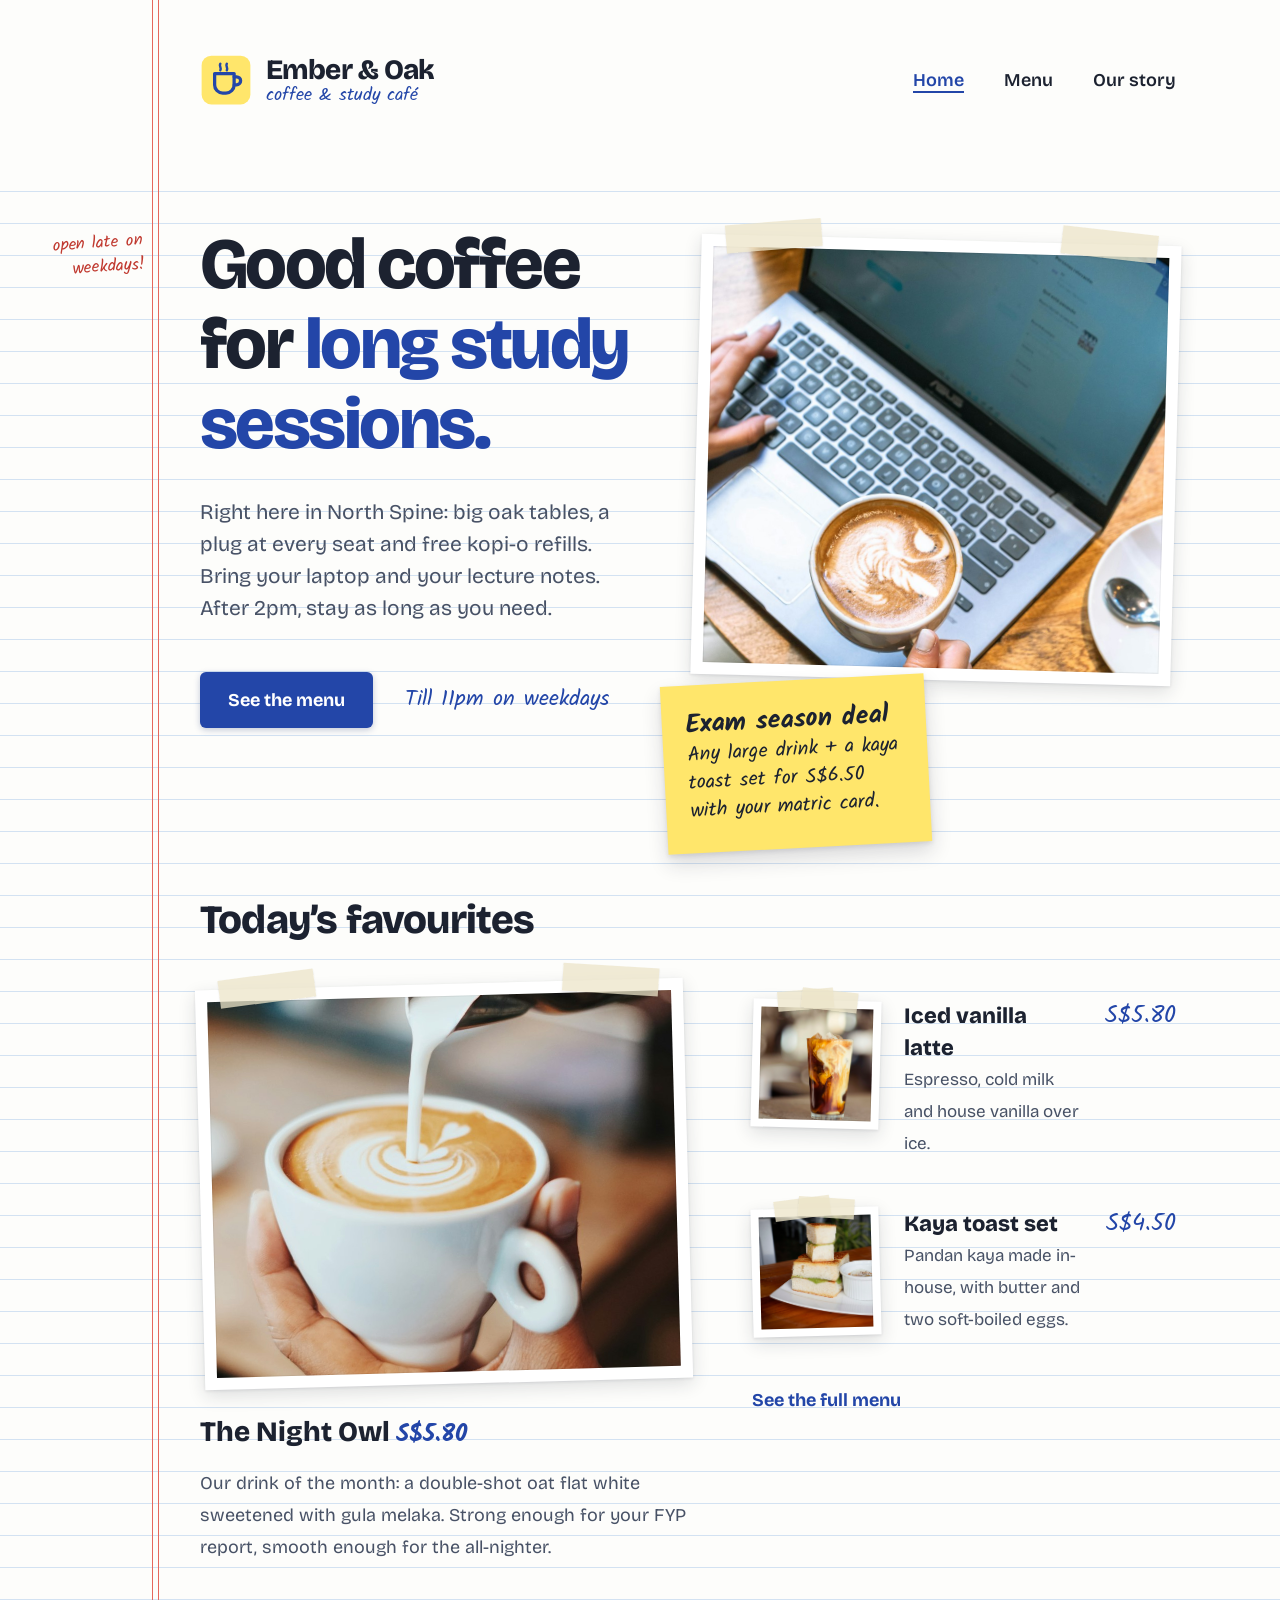
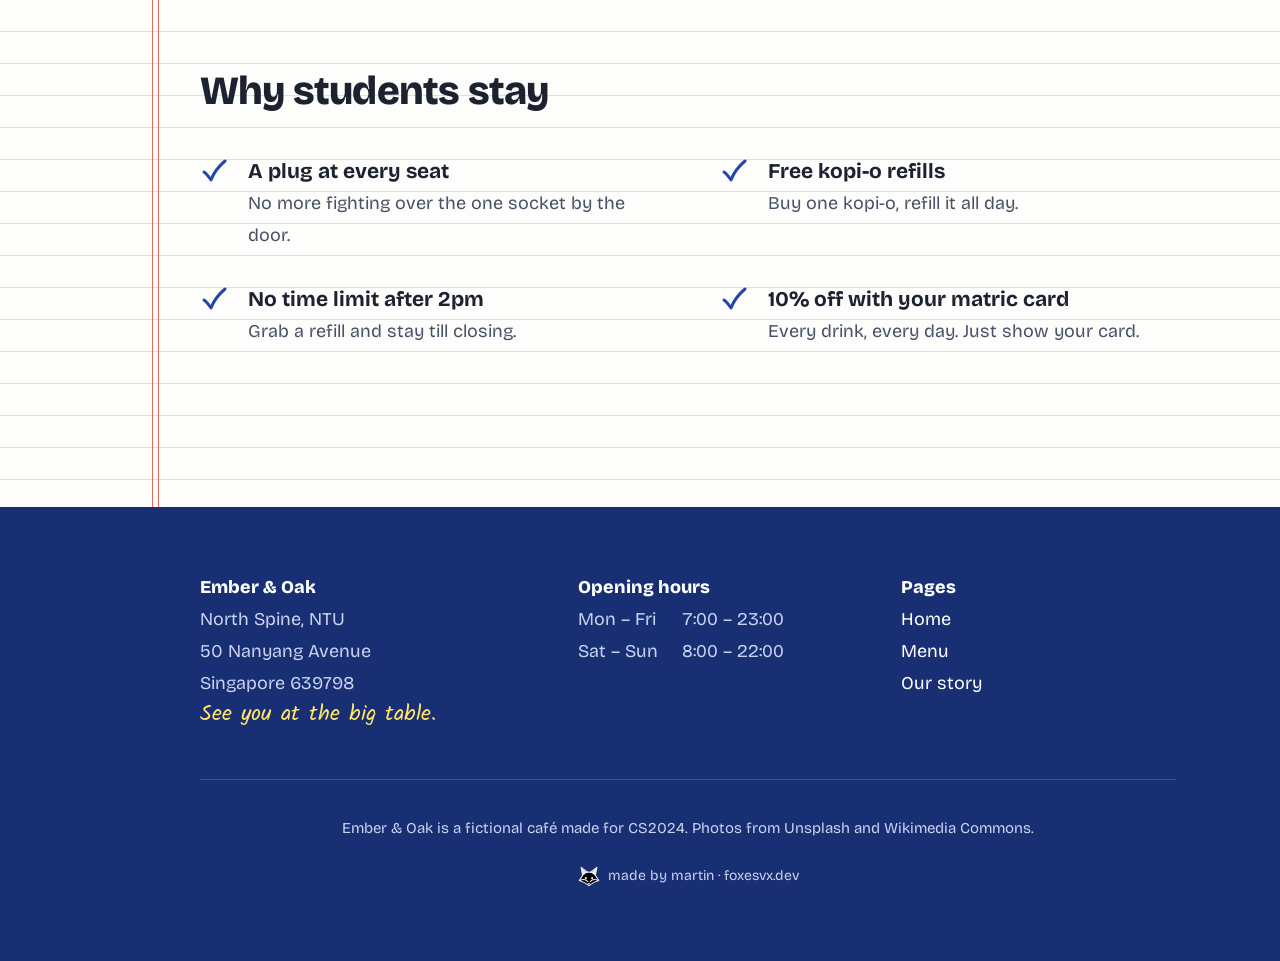
<file: index.html>
<!DOCTYPE html>
<html lang="en">
<head>
  <meta charset="UTF-8">
  <title>Ember &amp; Oak | Study café</title>
  <meta name="description" content="Ember & Oak is a student café at North Spine, NTU Singapore, made for long study sessions: big tables, a plug at every seat and free kopi-o refills.">
  <link rel="icon" href="images/favicon.svg" type="image/svg+xml">
  <link rel="icon" href="images/favicon.png" type="image/png">
  <link rel="preconnect" href="https://fonts.googleapis.com">
  <link rel="preconnect" href="https://fonts.gstatic.com" crossorigin>
  <link href="https://fonts.googleapis.com/css2?family=Bricolage+Grotesque:opsz,wght@12..96,400;12..96,600;12..96,700;12..96,800&family=Kalam:wght@400;700&display=swap" rel="stylesheet">
  <link rel="stylesheet" href="css/style.css">
</head>
<body>

  <header class="sheet site-header">
    <a class="logo" href="index.html">
      <img src="images/favicon.svg" alt="">
      <span>
        <span class="logo-name">Ember &amp; Oak</span>
        <span class="logo-tag">coffee &amp; study café</span>
      </span>
    </a>
    <nav class="site-nav" aria-label="Main">
      <ul>
        <li><a class="pen-link" href="index.html" aria-current="page">Home</a></li>
        <li><a class="pen-link" href="menu.html">Menu</a></li>
        <li><a class="pen-link" href="story.html">Our story</a></li>
      </ul>
    </nav>
  </header>

  <main>
    <section class="sheet hero">
      <span class="margin-note" style="top: 72px;">open late on weekdays!</span>
      <div>
        <h1>Good coffee for <em>long study sessions.</em></h1>
        <p class="hero-lead">Right here in North Spine: big oak tables, a plug at every seat and free kopi-o refills. Bring your laptop and your lecture notes. After 2pm, stay as long as you need.</p>
        <div class="hero-actions">
          <a class="btn" href="menu.html">See the menu</a>
          <span class="hand">Till 11pm on weekdays</span>
        </div>
      </div>
      <div class="hero-photo">
        <figure class="taped tilt-right">
          <img src="images/hero-latte-laptop.jpg" alt="A latte held over an open laptop on a wooden café table">
        </figure>
        <aside class="sticky" aria-label="Promotion">
          <strong>Exam season deal</strong>
          Any large drink + a kaya toast set for S$6.50 with your matric card.
        </aside>
      </div>
    </section>

    <section class="sheet favourites" aria-labelledby="fav-title">
      <h2 class="section-title" id="fav-title">Today’s favourites</h2>
      <div class="favourites-grid">
        <article class="feature">
          <figure class="taped tilt-left">
            <img src="images/latte-pour.jpg" alt="Barista pouring milk into a latte, making a leaf pattern">
          </figure>
          <h3>The Night Owl <span class="price">S$5.80</span></h3>
          <p>Our drink of the month: a double-shot oat flat white sweetened with gula melaka. Strong enough for your FYP report, smooth enough for the all-nighter.</p>
        </article>

        <div>
          <ul class="pick-list">
            <li>
              <figure class="taped tilt-right"><img src="images/iced-latte.jpg" alt="Iced latte in a tall glass"></figure>
              <div>
                <h3>Iced vanilla latte</h3>
                <p>Espresso, cold milk and house vanilla over ice.</p>
              </div>
              <span class="price">S$5.80</span>
            </li>
            <li>
              <figure class="taped tilt-left"><img src="images/kaya-toast.jpg" alt="Stacked pandan kaya toast with a soft-boiled egg on the side"></figure>
              <div>
                <h3>Kaya toast set</h3>
                <p>Pandan kaya made in-house, with butter and two soft-boiled eggs.</p>
              </div>
              <span class="price">S$4.50</span>
            </li>
          </ul>
          <a class="more-link pen-link" href="menu.html">See the full menu</a>
        </div>
      </div>
    </section>

    <section class="sheet reasons" aria-labelledby="why-title">
      <h2 class="section-title" id="why-title">Why students stay</h2>
      <ul class="ticks">
        <li><strong>A plug at every seat</strong><span>No more fighting over the one socket by the door.</span></li>
        <li><strong>Free kopi-o refills</strong><span>Buy one kopi-o, refill it all day.</span></li>
        <li><strong>No time limit after 2pm</strong><span>Grab a refill and stay till closing.</span></li>
        <li><strong>10% off with your matric card</strong><span>Every drink, every day. Just show your card.</span></li>
      </ul>
    </section>
  </main>

  <footer class="site-footer">
    <div class="sheet">
      <div>
        <h2>Ember &amp; Oak</h2>
        <p>North Spine, NTU<br>50 Nanyang Avenue<br>Singapore 639798</p>
        <p class="hand">See you at the big table.</p>
      </div>
      <div>
        <h2>Opening hours</h2>
        <dl class="hours">
          <dt>Mon – Fri</dt><dd>7:00 – 23:00</dd>
          <dt>Sat – Sun</dt><dd>8:00 – 22:00</dd>
        </dl>
      </div>
      <div>
        <h2>Pages</h2>
        <ul>
          <li><a class="pen-link" href="index.html">Home</a></li>
          <li><a class="pen-link" href="menu.html">Menu</a></li>
          <li><a class="pen-link" href="story.html">Our story</a></li>
        </ul>
      </div>
      <p class="footer-small">Ember &amp; Oak is a fictional café made for CS2024. Photos from Unsplash and Wikimedia Commons.</p>
      <p class="site-foot"><a href="https://foxesvx.dev"><img src="images/fox-head.svg" alt="" width="22" height="21"> made by martin · foxesvx.dev</a></p>
    </div>
  </footer>

</body>
</html>
</file>
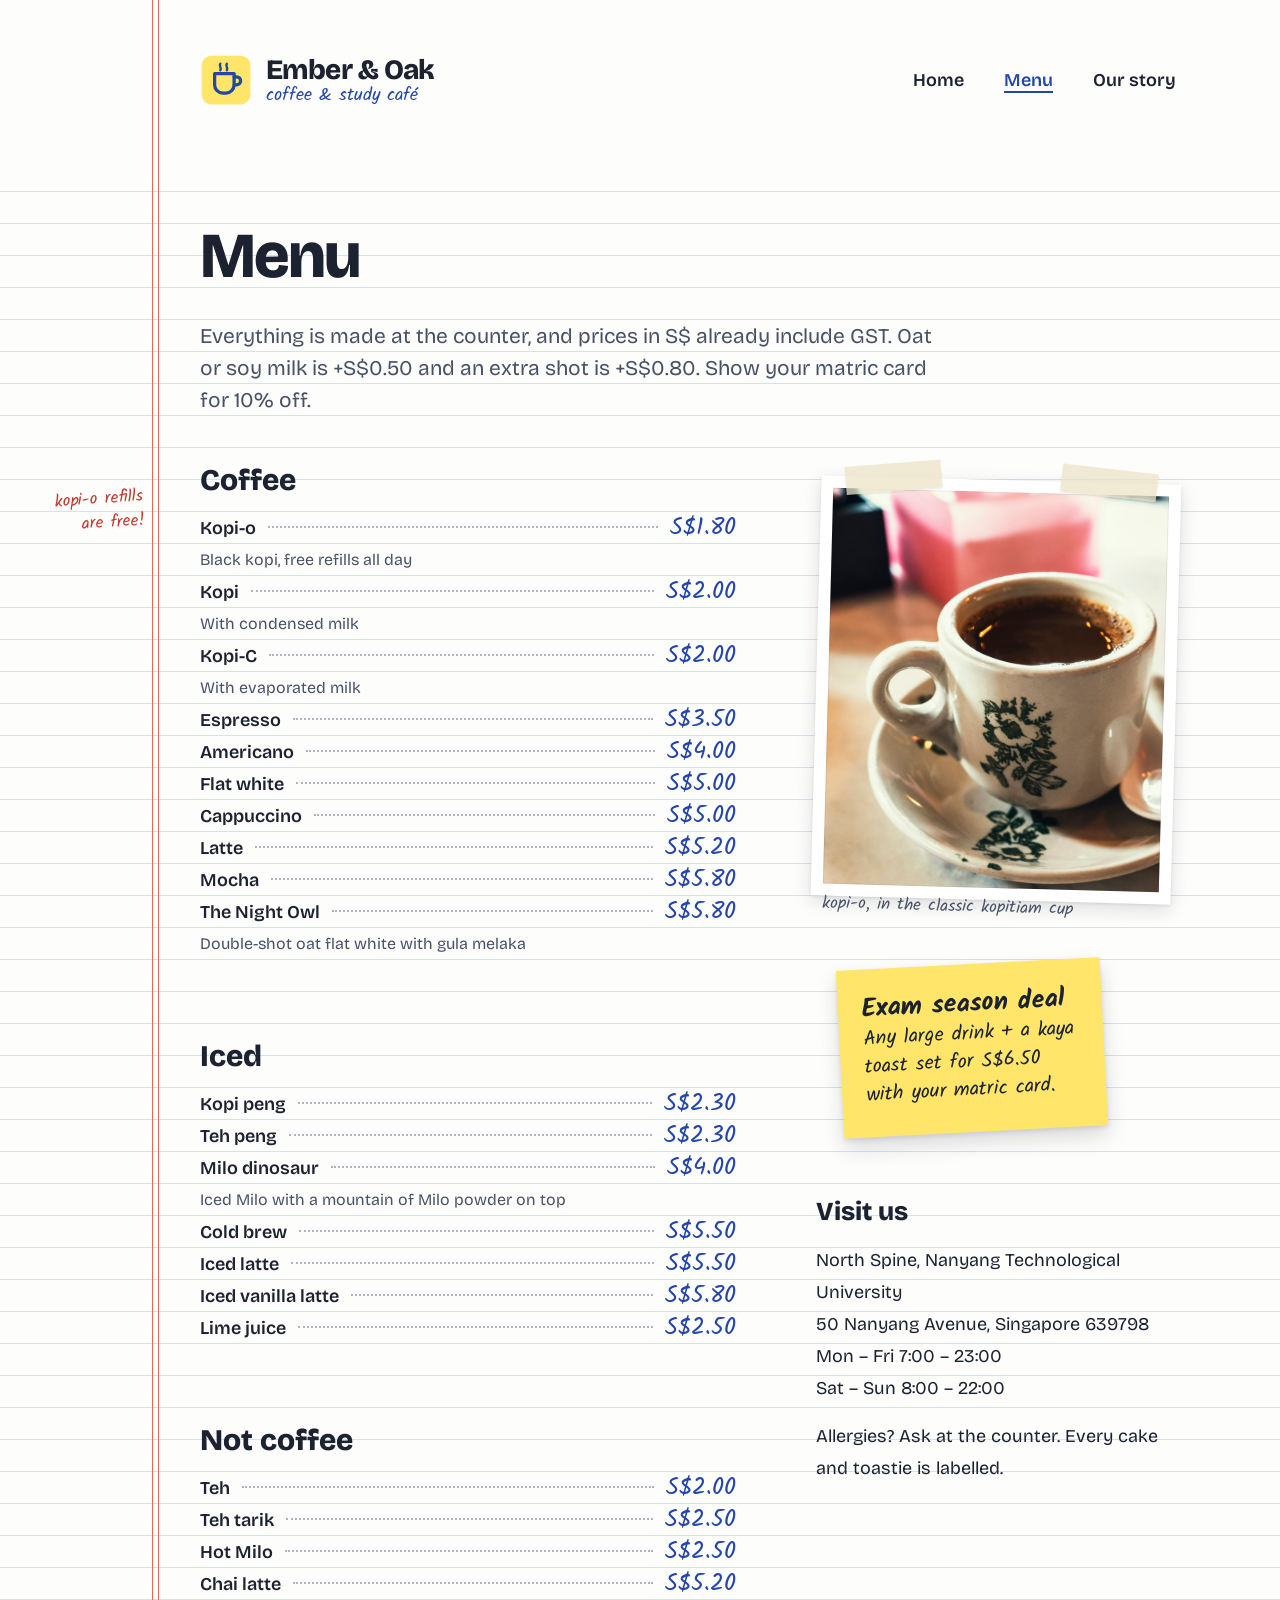
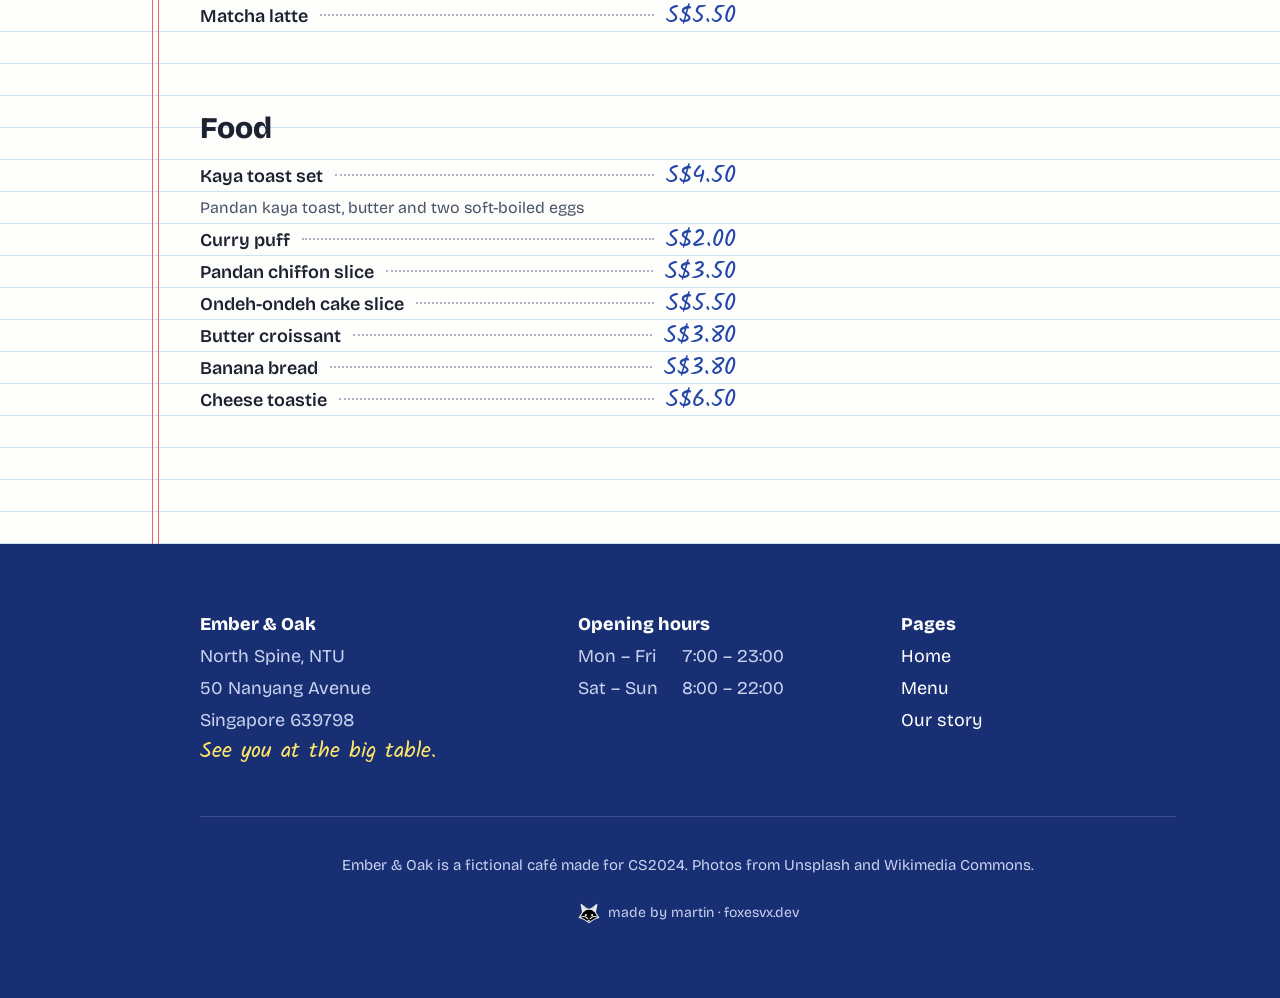
<file: menu.html>
<!DOCTYPE html>
<html lang="en">
<head>
  <meta charset="UTF-8">
  <title>Menu | Ember &amp; Oak</title>
  <meta name="description" content="Kopi, coffee, tea, iced drinks and food at Ember & Oak, North Spine NTU, with prices in S$.">
  <link rel="icon" href="images/favicon.svg" type="image/svg+xml">
  <link rel="icon" href="images/favicon.png" type="image/png">
  <link rel="preconnect" href="https://fonts.googleapis.com">
  <link rel="preconnect" href="https://fonts.gstatic.com" crossorigin>
  <link href="https://fonts.googleapis.com/css2?family=Bricolage+Grotesque:opsz,wght@12..96,400;12..96,600;12..96,700;12..96,800&family=Kalam:wght@400;700&display=swap" rel="stylesheet">
  <link rel="stylesheet" href="css/style.css">
</head>
<body>

  <header class="sheet site-header">
    <a class="logo" href="index.html">
      <img src="images/favicon.svg" alt="">
      <span>
        <span class="logo-name">Ember &amp; Oak</span>
        <span class="logo-tag">coffee &amp; study café</span>
      </span>
    </a>
    <nav class="site-nav" aria-label="Main">
      <ul>
        <li><a class="pen-link" href="index.html">Home</a></li>
        <li><a class="pen-link" href="menu.html" aria-current="page">Menu</a></li>
        <li><a class="pen-link" href="story.html">Our story</a></li>
      </ul>
    </nav>
  </header>

  <main>
    <section class="sheet page-head">
      <h1>Menu</h1>
      <p>Everything is made at the counter, and prices in S$ already include GST. Oat or soy milk is +S$0.50 and an extra shot is +S$0.80. Show your matric card for 10% off.</p>
    </section>

    <div class="sheet menu-layout">
      <span class="margin-note" style="top: 40px;">kopi-o refills are free!</span>
      <div>
        <section class="menu-section" aria-labelledby="m-coffee">
          <h2 id="m-coffee">Coffee</h2>
          <dl class="menu-list">
            <div class="menu-item"><dt>Kopi-o</dt><dd class="price">S$1.80</dd></div>
            <p class="menu-desc">Black kopi, free refills all day</p>
            <div class="menu-item"><dt>Kopi</dt><dd class="price">S$2.00</dd></div>
            <p class="menu-desc">With condensed milk</p>
            <div class="menu-item"><dt>Kopi-C</dt><dd class="price">S$2.00</dd></div>
            <p class="menu-desc">With evaporated milk</p>
            <div class="menu-item"><dt>Espresso</dt><dd class="price">S$3.50</dd></div>
            <div class="menu-item"><dt>Americano</dt><dd class="price">S$4.00</dd></div>
            <div class="menu-item"><dt>Flat white</dt><dd class="price">S$5.00</dd></div>
            <div class="menu-item"><dt>Cappuccino</dt><dd class="price">S$5.00</dd></div>
            <div class="menu-item"><dt>Latte</dt><dd class="price">S$5.20</dd></div>
            <div class="menu-item"><dt>Mocha</dt><dd class="price">S$5.80</dd></div>
            <div class="menu-item"><dt>The Night Owl</dt><dd class="price">S$5.80</dd></div>
            <p class="menu-desc">Double-shot oat flat white with gula melaka</p>
          </dl>
        </section>

        <section class="menu-section" aria-labelledby="m-iced">
          <h2 id="m-iced">Iced</h2>
          <dl class="menu-list">
            <div class="menu-item"><dt>Kopi peng</dt><dd class="price">S$2.30</dd></div>
            <div class="menu-item"><dt>Teh peng</dt><dd class="price">S$2.30</dd></div>
            <div class="menu-item"><dt>Milo dinosaur</dt><dd class="price">S$4.00</dd></div>
            <p class="menu-desc">Iced Milo with a mountain of Milo powder on top</p>
            <div class="menu-item"><dt>Cold brew</dt><dd class="price">S$5.50</dd></div>
            <div class="menu-item"><dt>Iced latte</dt><dd class="price">S$5.50</dd></div>
            <div class="menu-item"><dt>Iced vanilla latte</dt><dd class="price">S$5.80</dd></div>
            <div class="menu-item"><dt>Lime juice</dt><dd class="price">S$2.50</dd></div>
          </dl>
        </section>

        <section class="menu-section" aria-labelledby="m-tea">
          <h2 id="m-tea">Not coffee</h2>
          <dl class="menu-list">
            <div class="menu-item"><dt>Teh</dt><dd class="price">S$2.00</dd></div>
            <div class="menu-item"><dt>Teh tarik</dt><dd class="price">S$2.50</dd></div>
            <div class="menu-item"><dt>Hot Milo</dt><dd class="price">S$2.50</dd></div>
            <div class="menu-item"><dt>Chai latte</dt><dd class="price">S$5.20</dd></div>
            <div class="menu-item"><dt>Matcha latte</dt><dd class="price">S$5.50</dd></div>
          </dl>
        </section>

        <section class="menu-section" aria-labelledby="m-food">
          <h2 id="m-food">Food</h2>
          <dl class="menu-list">
            <div class="menu-item"><dt>Kaya toast set</dt><dd class="price">S$4.50</dd></div>
            <p class="menu-desc">Pandan kaya toast, butter and two soft-boiled eggs</p>
            <div class="menu-item"><dt>Curry puff</dt><dd class="price">S$2.00</dd></div>
            <div class="menu-item"><dt>Pandan chiffon slice</dt><dd class="price">S$3.50</dd></div>
            <div class="menu-item"><dt>Ondeh-ondeh cake slice</dt><dd class="price">S$5.50</dd></div>
            <div class="menu-item"><dt>Butter croissant</dt><dd class="price">S$3.80</dd></div>
            <div class="menu-item"><dt>Banana bread</dt><dd class="price">S$3.80</dd></div>
            <div class="menu-item"><dt>Cheese toastie</dt><dd class="price">S$6.50</dd></div>
          </dl>
        </section>
      </div>

      <aside class="menu-side">
        <figure class="taped tilt-right">
          <img src="images/kopi.jpg" alt="Kopi in a white cup with a green floral pattern, kopitiam style">
          <figcaption>kopi-o, in the classic kopitiam cup</figcaption>
        </figure>
        <div class="sticky">
          <strong>Exam season deal</strong>
          Any large drink + a kaya toast set for S$6.50 with your matric card.
        </div>
        <div class="visit">
          <h2>Visit us</h2>
          <p>North Spine, Nanyang Technological University<br>50 Nanyang Avenue, Singapore 639798<br>
          Mon – Fri 7:00 – 23:00<br>
          Sat – Sun 8:00 – 22:00</p>
          <p>Allergies? Ask at the counter. Every cake and toastie is labelled.</p>
        </div>
      </aside>
    </div>
  </main>

  <footer class="site-footer">
    <div class="sheet">
      <div>
        <h2>Ember &amp; Oak</h2>
        <p>North Spine, NTU<br>50 Nanyang Avenue<br>Singapore 639798</p>
        <p class="hand">See you at the big table.</p>
      </div>
      <div>
        <h2>Opening hours</h2>
        <dl class="hours">
          <dt>Mon – Fri</dt><dd>7:00 – 23:00</dd>
          <dt>Sat – Sun</dt><dd>8:00 – 22:00</dd>
        </dl>
      </div>
      <div>
        <h2>Pages</h2>
        <ul>
          <li><a class="pen-link" href="index.html">Home</a></li>
          <li><a class="pen-link" href="menu.html">Menu</a></li>
          <li><a class="pen-link" href="story.html">Our story</a></li>
        </ul>
      </div>
      <p class="footer-small">Ember &amp; Oak is a fictional café made for CS2024. Photos from Unsplash and Wikimedia Commons.</p>
      <p class="site-foot"><a href="https://foxesvx.dev"><img src="images/fox-head.svg" alt="" width="22" height="21"> made by martin · foxesvx.dev</a></p>
    </div>
  </footer>

</body>
</html>
</file>
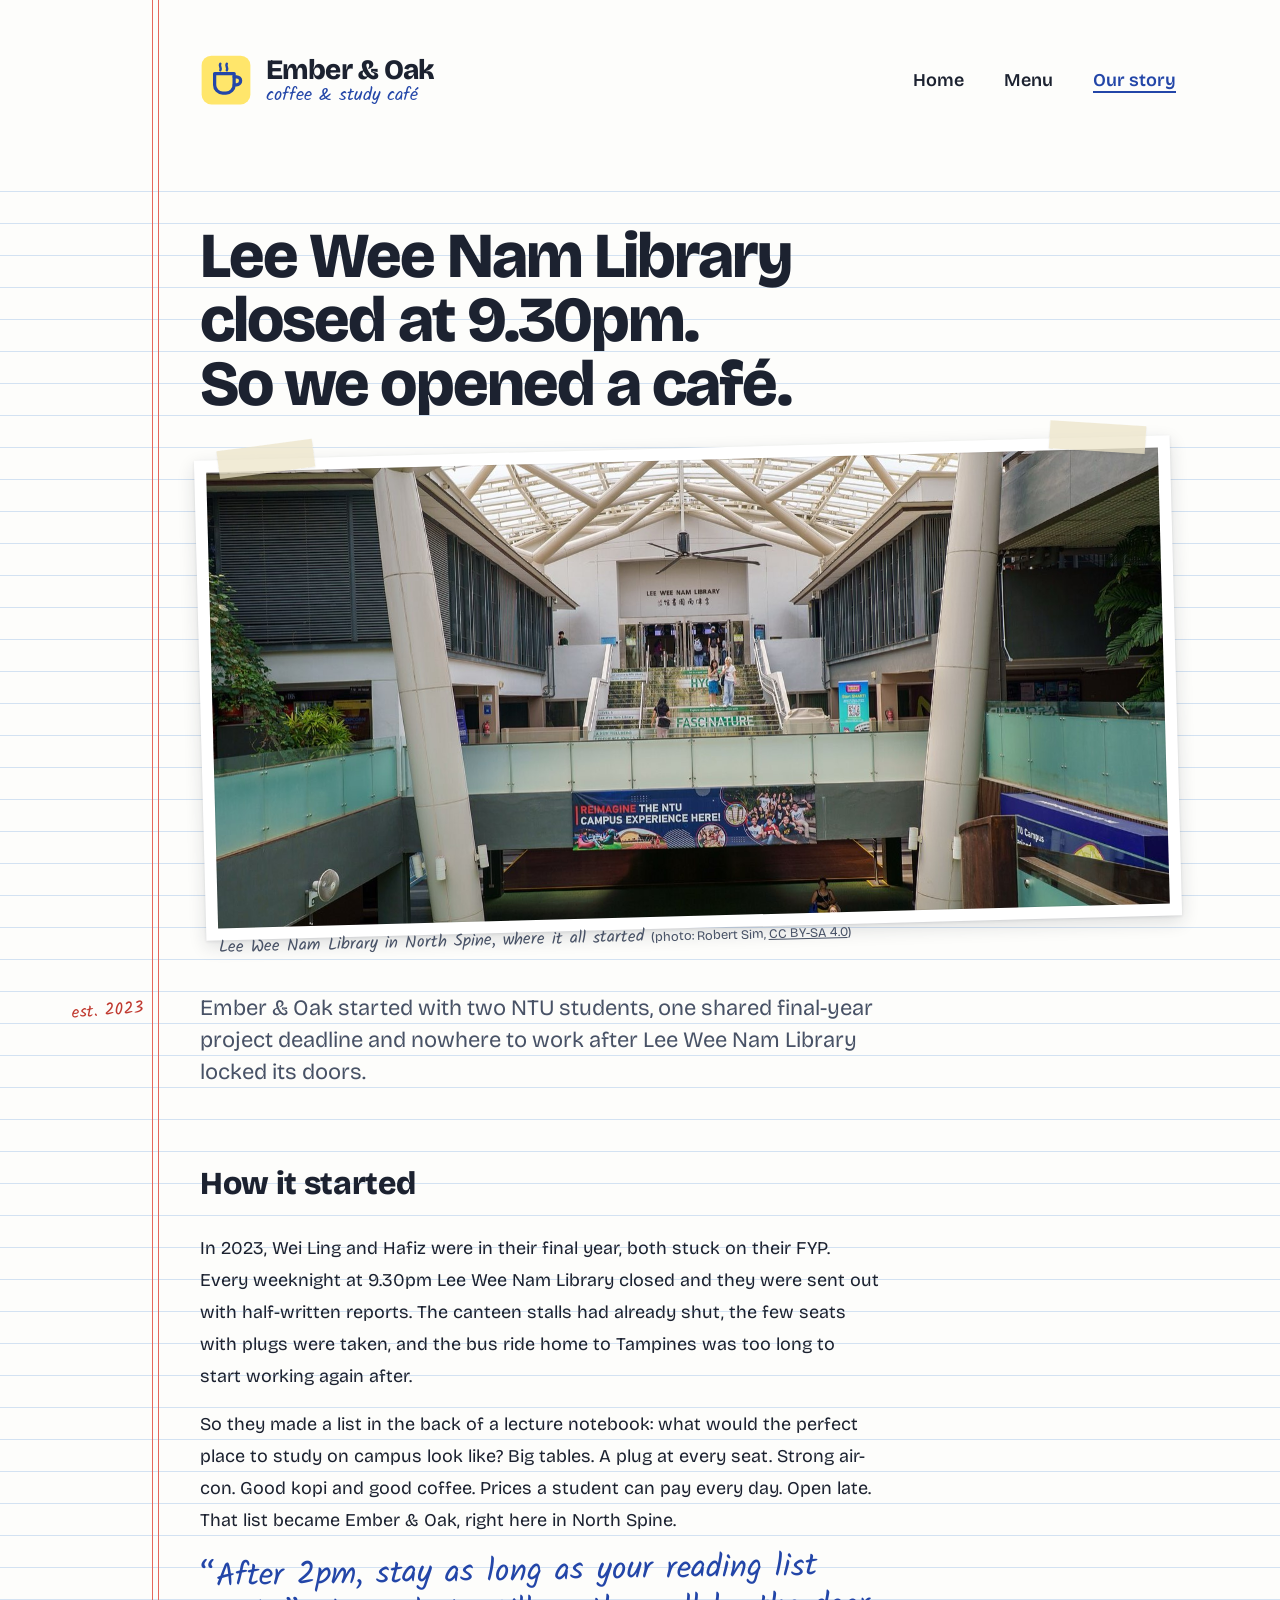
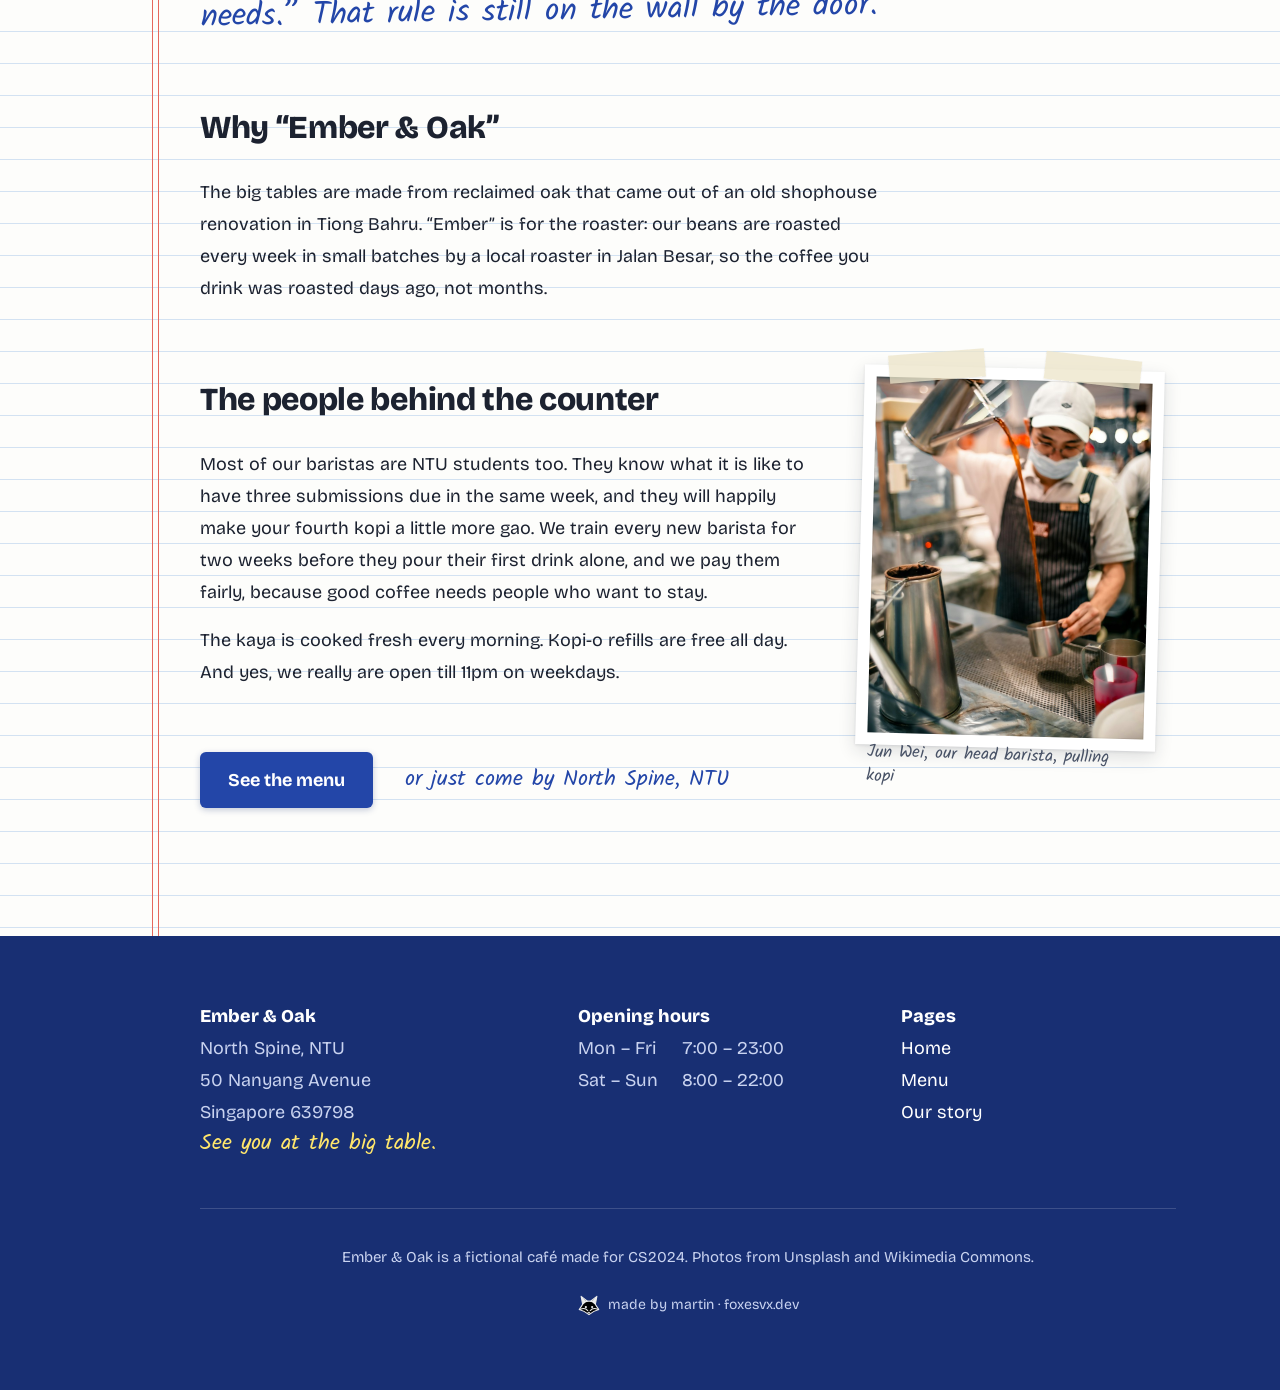
<file: story.html>
<!DOCTYPE html>
<html lang="en">
<head>
  <meta charset="UTF-8">
  <title>Our story | Ember &amp; Oak</title>
  <meta name="description" content="How two NTU students opened Ember & Oak at North Spine because Lee Wee Nam Library closed at 9.30pm.">
  <link rel="icon" href="images/favicon.svg" type="image/svg+xml">
  <link rel="icon" href="images/favicon.png" type="image/png">
  <link rel="preconnect" href="https://fonts.googleapis.com">
  <link rel="preconnect" href="https://fonts.gstatic.com" crossorigin>
  <link href="https://fonts.googleapis.com/css2?family=Bricolage+Grotesque:opsz,wght@12..96,400;12..96,600;12..96,700;12..96,800&family=Kalam:wght@400;700&display=swap" rel="stylesheet">
  <link rel="stylesheet" href="css/style.css">
</head>
<body>

  <header class="sheet site-header">
    <a class="logo" href="index.html">
      <img src="images/favicon.svg" alt="">
      <span>
        <span class="logo-name">Ember &amp; Oak</span>
        <span class="logo-tag">coffee &amp; study café</span>
      </span>
    </a>
    <nav class="site-nav" aria-label="Main">
      <ul>
        <li><a class="pen-link" href="index.html">Home</a></li>
        <li><a class="pen-link" href="menu.html">Menu</a></li>
        <li><a class="pen-link" href="story.html" aria-current="page">Our story</a></li>
      </ul>
    </nav>
  </header>

  <main>
    <section class="sheet page-head">
      <h1>Lee Wee Nam Library<br>closed at 9.30pm.<br>So we opened a café.</h1>
    </section>

    <div class="sheet story-hero">
      <figure class="taped tilt-left">
        <img src="images/lee-wee-nam-library.jpg" alt="The North Spine atrium at NTU, with the entrance to Lee Wee Nam Library up the stairs">
        <figcaption>Lee Wee Nam Library in North Spine, where it all started <span class="credit">(photo: Robert Sim, <a href="https://commons.wikimedia.org/wiki/File:Lee_Wee_Nam_Library_entrance_-_20260807_-_RSKY.jpg">CC BY-SA 4.0</a>)</span></figcaption>
      </figure>
    </div>

    <article class="sheet">
      <div class="article">
        <span class="margin-note" style="top: 72px; left: -152px;">est. 2023</span>
        <p class="lead">Ember &amp; Oak started with two NTU students, one shared final-year project deadline and nowhere to work after Lee Wee Nam Library locked its doors.</p>

        <h2>How it started</h2>
        <p>In 2023, Wei Ling and Hafiz were in their final year, both stuck on their FYP. Every weeknight at 9.30pm Lee Wee Nam Library closed and they were sent out with half-written reports. The canteen stalls had already shut, the few seats with plugs were taken, and the bus ride home to Tampines was too long to start working again after.</p>
        <p>So they made a list in the back of a lecture notebook: what would the perfect place to study on campus look like? Big tables. A plug at every seat. Strong air-con. Good kopi and good coffee. Prices a student can pay every day. Open late. That list became Ember &amp; Oak, right here in North Spine.</p>

        <p class="pull">“After 2pm, stay as long as your reading list needs.” That rule is still on the wall by the door.</p>

        <h2>Why “Ember &amp; Oak”</h2>
        <p>The big tables are made from reclaimed oak that came out of an old shophouse renovation in Tiong Bahru. “Ember” is for the roaster: our beans are roasted every week in small batches by a local roaster in Jalan Besar, so the coffee you drink was roasted days ago, not months.</p>
      </div>

      <div class="story-split">
        <div>
          <h2>The people behind the counter</h2>
          <p>Most of our baristas are NTU students too. They know what it is like to have three submissions due in the same week, and they will happily make your fourth kopi a little more gao. We train every new barista for two weeks before they pour their first drink alone, and we pay them fairly, because good coffee needs people who want to stay.</p>
          <p style="margin-top: 16px;">The kaya is cooked fresh every morning. Kopi-o refills are free all day. And yes, we really are open till 11pm on weekdays.</p>
          <div class="story-close">
            <a class="btn" href="menu.html">See the menu</a>
            <span class="hand" style="font-size: 22px;">or just come by North Spine, NTU</span>
          </div>
        </div>
        <figure class="taped tilt-right">
          <img src="images/barista.jpg" alt="Barista in a cap and mask pulling kopi, pouring it from a height into a metal jug">
          <figcaption>Jun Wei, our head barista, pulling kopi</figcaption>
        </figure>
      </div>
      <div style="height: 128px;"></div>
    </article>
  </main>

  <footer class="site-footer">
    <div class="sheet">
      <div>
        <h2>Ember &amp; Oak</h2>
        <p>North Spine, NTU<br>50 Nanyang Avenue<br>Singapore 639798</p>
        <p class="hand">See you at the big table.</p>
      </div>
      <div>
        <h2>Opening hours</h2>
        <dl class="hours">
          <dt>Mon – Fri</dt><dd>7:00 – 23:00</dd>
          <dt>Sat – Sun</dt><dd>8:00 – 22:00</dd>
        </dl>
      </div>
      <div>
        <h2>Pages</h2>
        <ul>
          <li><a class="pen-link" href="index.html">Home</a></li>
          <li><a class="pen-link" href="menu.html">Menu</a></li>
          <li><a class="pen-link" href="story.html">Our story</a></li>
        </ul>
      </div>
      <p class="footer-small">Ember &amp; Oak is a fictional café made for CS2024. Photos from Unsplash and Wikimedia Commons.</p>
      <p class="site-foot"><a href="https://foxesvx.dev"><img src="images/fox-head.svg" alt="" width="22" height="21"> made by martin · foxesvx.dev</a></p>
    </div>
  </footer>

</body>
</html>
</file>
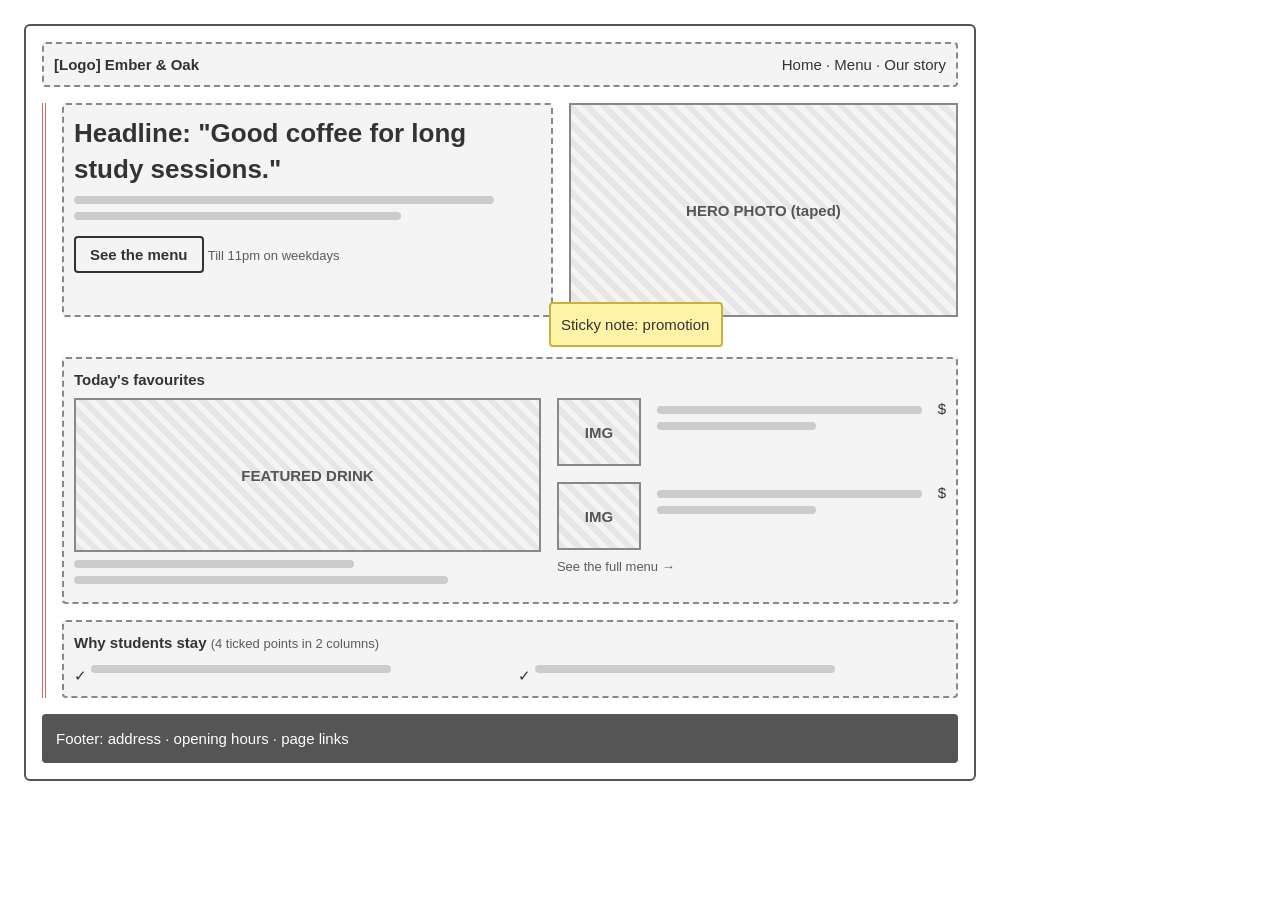
<file: planning/diagrams.html>
<!DOCTYPE html>
<!-- Source for the planning document's diagrams. Open with ?d=home|menu|story|sitemap and screenshot. -->
<html lang="en">
<head>
<meta charset="UTF-8">
<title>Planning diagrams</title>
<style>
  body { margin: 0; font: 15px/1.4 Helvetica, Arial, sans-serif; color: #333; background: #fff; }
  .d { display: none; width: 1000px; padding: 24px; box-sizing: border-box; }
  .d.on { display: block; }
  .page { border: 2px solid #555; border-radius: 6px; padding: 16px; }
  .row { display: flex; gap: 16px; margin-top: 16px; }
  .box { border: 2px dashed #888; border-radius: 4px; padding: 10px; background: #f4f4f4; }
  .img { border: 2px solid #888; background: repeating-linear-gradient(45deg, #e6e6e6 0 6px, #f4f4f4 6px 12px); display: flex; align-items: center; justify-content: center; color: #555; font-weight: bold; }
  .note { background: #fff3a8; border: 2px solid #c9b23c; }
  .label { font-weight: bold; }
  .muted { color: #5c5c5c; font-size: 13px; }
  .line { height: 8px; background: #ccc; border-radius: 4px; margin: 8px 0; }
  .btn { display: inline-block; border: 2px solid #333; border-radius: 4px; padding: 6px 14px; font-weight: bold; margin-top: 8px; }
  .bar { display: flex; justify-content: space-between; align-items: center; }
  .foot { margin-top: 16px; background: #555; color: #fff; padding: 14px; border-radius: 4px; }
  .margin { border-left: 4px double #d66; padding-left: 16px; }
  /* sitemap */
  .tree { text-align: center; }
  .node { display: inline-block; border: 2px solid #2346a8; border-radius: 8px; padding: 12px 20px; min-width: 200px; background: #eef2fc; }
  .node small { display: block; color: #555; }
  .kids { display: flex; justify-content: center; gap: 80px; margin-top: 48px; position: relative; }
  .kids::before { content: ""; position: absolute; top: -48px; left: 50%; height: 24px; border-left: 2px solid #2346a8; }
  .kids::after { content: ""; position: absolute; top: -24px; left: 22%; right: 22%; border-top: 2px solid #2346a8; }
  .kid { position: relative; }
  .kid::before { content: ""; position: absolute; top: -24px; left: 50%; height: 24px; border-left: 2px solid #2346a8; }
  .sections { margin-top: 12px; font-size: 13px; color: #444; text-align: left; }
</style>
</head>
<body>

<!-- HOME -->
<div class="d" id="home">
  <div class="page">
    <div class="bar box"><span class="label">[Logo] Ember &amp; Oak</span><span>Home · Menu · Our story</span></div>
    <div class="margin">
      <div class="row">
        <div style="flex: 1.2" class="box">
          <div class="label" style="font-size: 26px">Headline: "Good coffee for long study sessions."</div>
          <div class="line" style="width: 90%"></div><div class="line" style="width: 70%"></div>
          <span class="btn">See the menu</span> <span class="muted">Till 11pm on weekdays</span>
        </div>
        <div style="flex: 1; position: relative">
          <div class="img" style="height: 210px">HERO PHOTO (taped)</div>
          <div class="box note" style="position: absolute; left: -20px; bottom: -30px; width: 150px">Sticky note: promotion</div>
        </div>
      </div>
      <div class="box" style="margin-top: 40px"><span class="label">Today's favourites</span>
        <div class="row" style="margin-top: 8px">
          <div style="flex: 1.2"><div class="img" style="height: 150px">FEATURED DRINK</div><div class="line" style="width: 60%"></div><div class="line" style="width: 80%"></div></div>
          <div style="flex: 1">
            <div class="row" style="margin-top: 0"><div class="img" style="width: 80px; height: 64px">IMG</div><div style="flex: 1"><div class="line"></div><div class="line" style="width: 60%"></div></div><span>$</span></div>
            <div class="row"><div class="img" style="width: 80px; height: 64px">IMG</div><div style="flex: 1"><div class="line"></div><div class="line" style="width: 60%"></div></div><span>$</span></div>
            <div class="muted" style="margin-top: 8px">See the full menu →</div>
          </div>
        </div>
      </div>
      <div class="box" style="margin-top: 16px"><span class="label">Why students stay</span> <span class="muted">(4 ticked points in 2 columns)</span>
        <div class="row" style="margin-top: 4px"><div style="flex:1">✓ <span class="line" style="display:inline-block;width:70%"></span></div><div style="flex:1">✓ <span class="line" style="display:inline-block;width:70%"></span></div></div>
      </div>
    </div>
    <div class="foot">Footer: address · opening hours · page links</div>
  </div>
</div>

<!-- MENU -->
<div class="d" id="menu">
  <div class="page">
    <div class="bar box"><span class="label">[Logo] Ember &amp; Oak</span><span>Home · <u>Menu</u> · Our story</span></div>
    <div class="margin">
      <div class="box" style="margin-top: 16px"><div class="label" style="font-size: 26px">Menu</div><div class="line" style="width: 70%"></div><span class="muted">Intro: S$ prices, milk options, matric card discount</span></div>
      <div class="row">
        <div style="flex: 1.4">
          <div class="box"><span class="label">Coffee</span>
            <div class="muted">Item name ............................................ S$0.00</div>
            <div class="muted">Item name ............................................ S$0.00</div>
            <div class="muted">Item name ............................................ S$0.00</div>
          </div>
          <div class="box" style="margin-top: 12px"><span class="label">Iced</span><div class="muted">Item name ............................................ S$0.00</div><div class="muted">Item name ............................................ S$0.00</div></div>
          <div class="box" style="margin-top: 12px"><span class="label">Not coffee</span><div class="muted">Item name ............................................ S$0.00</div><div class="muted">Item name ............................................ S$0.00</div></div>
          <div class="box" style="margin-top: 12px"><span class="label">Food</span><div class="muted">Item name ............................................ S$0.00</div><div class="muted">Item name ............................................ S$0.00</div></div>
        </div>
        <div style="flex: 1">
          <div class="img" style="height: 200px">DRINK PHOTO (taped)</div>
          <div class="box note" style="margin-top: 16px">Sticky note: promotion</div>
          <div class="box" style="margin-top: 16px"><span class="label">Visit us</span><div class="muted">Address · hours · allergy note</div></div>
        </div>
      </div>
    </div>
    <div class="foot">Footer: address · opening hours · page links</div>
  </div>
</div>

<!-- STORY -->
<div class="d" id="story">
  <div class="page">
    <div class="bar box"><span class="label">[Logo] Ember &amp; Oak</span><span>Home · Menu · <u>Our story</u></span></div>
    <div class="margin">
      <div class="box" style="margin-top: 16px"><div class="label" style="font-size: 26px">Big headline: "Lee Wee Nam Library closed at 9.30pm. So we opened a café."</div></div>
      <div class="img" style="height: 200px; margin-top: 16px">WIDE PHOTO: LEE WEE NAM LIBRARY, NORTH SPINE (taped)</div>
      <div style="width: 65%; margin-top: 16px">
        <div class="box"><span class="label">Intro paragraph</span><div class="line"></div><div class="line" style="width: 80%"></div></div>
        <div class="box" style="margin-top: 12px"><span class="label">How it started</span><div class="line"></div><div class="line"></div><div class="line" style="width: 60%"></div></div>
        <div class="box note" style="margin-top: 12px">Handwritten quote</div>
        <div class="box" style="margin-top: 12px"><span class="label">Why "Ember &amp; Oak"</span><div class="line"></div><div class="line" style="width: 70%"></div></div>
      </div>
      <div class="row">
        <div class="box" style="flex: 1.6"><span class="label">The people behind the counter</span><div class="line"></div><div class="line"></div><div class="line" style="width: 50%"></div><span class="btn">See the menu</span></div>
        <div class="img" style="flex: 1; height: 180px">BARISTA PHOTO</div>
      </div>
    </div>
    <div class="foot">Footer: address · opening hours · page links</div>
  </div>
</div>

<!-- SITEMAP -->
<div class="d" id="sitemap">
  <div class="tree">
    <div class="node"><b>Homepage</b><small>index.html</small>
      <div class="sections">Hero + promotion · Today's favourites · Why students stay</div>
    </div>
    <div class="kids">
      <div class="kid"><div class="node"><b>Menu (subpage)</b><small>menu.html</small>
        <div class="sections">Coffee · Iced · Not coffee · Food · Visit us</div></div></div>
      <div class="kid"><div class="node"><b>Our story (content page)</b><small>story.html</small>
        <div class="sections">How it started · Why "Ember &amp; Oak" · The people · Link to menu</div></div></div>
    </div>
    <p class="muted" style="margin-top: 32px">Every page shares the same header navigation (Home · Menu · Our story) and footer (address, hours, links).</p>
  </div>
</div>

<script>
  const id = new URLSearchParams(location.search).get("d") || "home";
  document.getElementById(id).classList.add("on");
</script>
</body>
</html>
</file>
<file: css/style.css>
/* Ember & Oak — exercise-book notes.
   Everything sits on a 32px ruled line, so line-heights and spacing are multiples of 32 (or 16). */

:root {
  --paper: #fdfdfb;
  --rule: #d3e2f2;
  --margin: #e5675d;
  --margin-ink: #c0392f; /* margin red, darkened for text contrast */
  --ink: #1c2230;
  --ink-soft: #485266;
  --pen: #2346a8;
  --pen-dark: #182f73;
  --note: #ffe66b;
  --tape: rgba(236, 228, 200, 0.75);

  --line: 32px;
  --sheet: 1200px;
  --margin-x: 112px; /* where the red margin line sits inside the sheet */

  --font-print: "Bricolage Grotesque", system-ui, sans-serif;
  --font-hand: "Kalam", "Comic Sans MS", cursive;

  /* motion tokens (transitions.dev scale) */
  --duration-fast: 250ms;
  --duration-medium: 350ms;
  --ease-smooth-out: cubic-bezier(0.22, 1, 0.36, 1);
}

* { box-sizing: border-box; }

html { -webkit-font-smoothing: antialiased; }

body {
  margin: 0;
  min-width: var(--sheet);
  color: var(--ink);
  font-family: var(--font-print);
  font-size: 18px;
  line-height: var(--line);
  background-color: var(--paper);
  /* the ruled lines; the header band above them stays blank like a real exercise book */
  background-image: repeating-linear-gradient(to bottom, transparent 0 31px, var(--rule) 31px 32px);
  background-position: 0 160px;
  background-repeat: repeat-x;
  background-size: 100% calc(100% - 160px);
}

::selection { background: var(--note); color: var(--ink); }

img { display: block; max-width: 100%; }

h1, h2, h3, p, ul, ol, dl, dd, figure { margin: 0; }

a { color: inherit; }

:focus-visible { outline: 3px solid var(--pen); outline-offset: 3px; border-radius: 2px; }

/* the sheet: centred column with the red double margin line */
.sheet {
  position: relative;
  width: var(--sheet);
  margin: 0 auto;
  padding-left: calc(var(--margin-x) + 48px);
  padding-right: 64px;
}

.sheet::before {
  content: "";
  position: absolute;
  top: 0;
  bottom: 0;
  left: var(--margin-x);
  width: 5px;
  border-left: 1.5px solid var(--margin);
  border-right: 1.5px solid var(--margin);
  pointer-events: none;
}

/* ---------- header (the blank band at the top of the page) ---------- */

.site-header {
  height: 160px;
  display: flex;
  align-items: center;
  justify-content: space-between;
}

.logo {
  display: flex;
  align-items: center;
  gap: 14px;
  text-decoration: none;
}

.logo img { width: 52px; height: 52px; }

.logo-name {
  display: block;
  font-size: 28px;
  line-height: 32px;
  font-weight: 800;
  letter-spacing: -0.02em;
}

.logo-tag {
  display: block;
  font-family: var(--font-hand);
  color: var(--pen);
  font-size: 18px;
  line-height: 20px;
}

.site-nav ul {
  display: flex;
  gap: 40px;
  padding: 0;
  list-style: none;
}

.site-nav a {
  font-size: 18px;
  font-weight: 600;
  text-decoration: none;
}

.site-nav a[aria-current="page"] { color: var(--pen); }

/* signature: a ballpoint stroke draws under the link from left to right */
.pen-link {
  text-decoration: none;
  background-image: linear-gradient(var(--pen), var(--pen));
  background-repeat: no-repeat;
  background-position: 0 100%;
  background-size: 0% 2px;
  padding-bottom: 2px;
  transition: background-size var(--duration-medium) var(--ease-smooth-out);
}

.pen-link:hover,
.pen-link[aria-current="page"] { background-size: 100% 2px; }

/* ---------- shared bits ---------- */

.hand {
  font-family: var(--font-hand);
  color: var(--pen);
}

.btn {
  display: inline-block;
  padding: 0 28px;
  height: 56px;
  line-height: 56px;
  border-radius: 6px;
  background: var(--pen);
  color: #fff;
  font-weight: 700;
  font-size: 18px;
  text-decoration: none;
  box-shadow: 0 2px 6px rgba(24, 47, 115, 0.25);
  transition: background-color var(--duration-fast) var(--ease-smooth-out);
}

.btn:hover { background: var(--pen-dark); }

.section-title {
  font-size: 40px;
  line-height: 64px;
  font-weight: 800;
  letter-spacing: -0.02em;
}

/* a photo stuck onto the page with two strips of tape */
.taped {
  position: relative;
  background: #fff;
  padding: 12px;
  box-shadow: 0 6px 18px rgba(28, 34, 48, 0.14), 0 1px 3px rgba(28, 34, 48, 0.1);
}

.taped img {
  width: 100%;
  height: 100%;
  object-fit: cover;
  outline: 1px solid rgba(0, 0, 0, 0.06);
  outline-offset: -1px;
}

.taped::before,
.taped::after {
  content: "";
  position: absolute;
  top: -14px;
  width: 96px;
  height: 28px;
  background: var(--tape);
  box-shadow: 0 1px 2px rgba(0, 0, 0, 0.08);
}

.taped::before { left: 24px; transform: rotate(-6deg); }
.taped::after { right: 24px; transform: rotate(5deg); }

.taped figcaption {
  font-family: var(--font-hand);
  color: var(--ink-soft);
  font-size: 17px;
  line-height: 24px;
  padding-top: 8px;
}

.tilt-left { transform: rotate(-1.5deg); }
.tilt-right { transform: rotate(1.5deg); }

/* sticky note: the one promotion per page */
.sticky {
  position: relative;
  width: 264px;
  padding: 24px 24px 28px;
  background: var(--note);
  font-family: var(--font-hand);
  font-size: 20px;
  line-height: 28px;
  color: var(--ink);
  transform: rotate(-3deg);
  box-shadow: 0 10px 20px rgba(28, 34, 48, 0.16), 0 2px 4px rgba(28, 34, 48, 0.1);
  transition: transform var(--duration-fast) var(--ease-smooth-out),
              box-shadow var(--duration-fast) var(--ease-smooth-out);
}

.sticky:hover {
  transform: rotate(-3deg) translateY(-6px);
  box-shadow: 0 18px 28px rgba(28, 34, 48, 0.18), 0 3px 6px rgba(28, 34, 48, 0.1);
}

.sticky strong {
  display: block;
  font-size: 26px;
  line-height: 32px;
}

/* note written in the left margin */
.margin-note {
  position: absolute;
  left: 8px;
  width: 96px;
  font-family: var(--font-hand);
  color: var(--margin-ink);
  font-size: 17px;
  line-height: 24px;
  text-align: right;
  transform: rotate(-4deg);
}

/* ---------- home ---------- */

.hero {
  display: grid;
  grid-template-columns: 1fr 480px;
  gap: 64px;
  padding-top: 64px;
  padding-bottom: 160px;
}

.hero h1 {
  font-size: 72px;
  line-height: 80px;
  font-weight: 800;
  letter-spacing: -0.035em;
  text-wrap: balance;
}

.hero h1 em {
  font-style: normal;
  color: var(--pen);
}

.hero-lead {
  max-width: 34em;
  margin-top: 32px;
  font-size: 21px;
  color: var(--ink-soft);
}

.hero-actions {
  display: flex;
  align-items: center;
  gap: 32px;
  margin-top: 48px;
}

.hero-actions .hand { font-size: 22px; }

.hero-photo { position: relative; padding-top: 16px; }
.hero-photo .taped { height: 440px; }
.hero-photo .sticky { position: absolute; left: -32px; bottom: -120px; }

.favourites { padding-bottom: 96px; }

.favourites-grid {
  display: grid;
  grid-template-columns: 1.15fr 1fr;
  gap: 64px;
  margin-top: 32px;
}

.feature .taped { height: 400px; }

.feature h3 {
  margin-top: 32px;
  font-size: 28px;
  line-height: 32px;
  font-weight: 800;
}

.feature p { margin-top: 16px; color: var(--ink-soft); max-width: 32em; }

.price {
  font-family: var(--font-hand);
  color: var(--pen);
  font-size: 24px;
  white-space: nowrap;
}

.pick-list { padding: 0; list-style: none; }

.pick-list li {
  display: grid;
  grid-template-columns: 128px 1fr auto;
  gap: 24px;
  align-items: start;
  padding: 16px 0 32px;
}

.pick-list .taped { height: 128px; padding: 8px; }
.pick-list .taped::before, .pick-list .taped::after { width: 56px; height: 20px; top: -10px; }

.pick-list h3 { font-size: 22px; line-height: 32px; font-weight: 800; }
.pick-list p { color: var(--ink-soft); font-size: 17px; }

.more-link {
  display: inline-block;
  margin-top: 16px;
  font-weight: 700;
  color: var(--pen);
}

.reasons { padding-bottom: 128px; }

.ticks {
  display: grid;
  grid-template-columns: repeat(2, 1fr);
  gap: 0 64px;
  margin-top: 32px;
  padding: 0;
  list-style: none;
}

.ticks li {
  position: relative;
  padding: 0 0 32px 48px;
}

.ticks li::before {
  content: "";
  position: absolute;
  left: 0;
  top: 2px;
  width: 28px;
  height: 28px;
  background: url("../images/tick.svg") no-repeat center / contain;
}

.ticks strong { display: block; font-size: 21px; }
.ticks span { color: var(--ink-soft); }

/* ---------- menu ---------- */

.page-head { padding-top: 64px; padding-bottom: 32px; }

.page-head h1 {
  font-size: 64px;
  line-height: 64px;
  font-weight: 800;
  letter-spacing: -0.03em;
}

.page-head p { margin-top: 32px; font-size: 21px; color: var(--ink-soft); max-width: 36em; }

.menu-layout {
  display: grid;
  grid-template-columns: 1fr 360px;
  gap: 80px;
  padding-bottom: 128px;
}

.menu-section + .menu-section { margin-top: 64px; }

.menu-section h2 {
  font-size: 30px;
  line-height: 64px;
  font-weight: 800;
}

.menu-list { margin: 0; }

.menu-item {
  display: flex;
  align-items: baseline;
  gap: 12px;
}

.menu-item dt { font-weight: 600; white-space: nowrap; }

/* dotted leader between the item and its price */
.menu-item::after {
  content: "";
  order: 1;
  flex: 1;
  border-bottom: 2px dotted #aab4c6;
  transform: translateY(-6px);
}

.menu-item dd { order: 2; }

.menu-desc {
  color: var(--ink-soft);
  font-size: 16px;
}

.menu-side { padding-top: 32px; }
.menu-side .taped { height: 420px; }
.menu-side .sticky { margin: 64px 0 0 24px; }

.visit {
  margin-top: 64px;
}

.visit h2 { font-size: 26px; line-height: 32px; font-weight: 800; }
.visit p { margin-top: 16px; }

/* ---------- story ---------- */

.story-hero .taped { height: 480px; }

.article {
  position: relative;
  max-width: 680px;
  padding: 64px 0 32px;
}

.article h2,
.story-split h2 {
  margin-top: 64px;
  font-size: 32px;
  line-height: 64px;
  font-weight: 800;
  letter-spacing: -0.01em;
}

.article p { margin-top: 16px; }
.article p:first-of-type { margin-top: 0; }

.article .lead { font-size: 22px; line-height: 32px; color: var(--ink-soft); }

.story-split {
  display: grid;
  grid-template-columns: 1fr 300px;
  gap: 56px;
  width: 960px;
  margin-top: 32px;
}

.story-split .taped { height: 380px; }

.pull {
  margin: 48px 0;
  font-family: var(--font-hand);
  color: var(--pen);
  font-size: 32px;
  line-height: 40px;
  transform: rotate(-1deg);
}

.story-close {
  display: flex;
  align-items: center;
  gap: 32px;
  margin-top: 64px;
}

/* ---------- footer: the notebook's back cover ---------- */

.site-footer {
  background: var(--pen-dark);
  color: #e8edfb;
}

.site-footer .sheet {
  display: grid;
  grid-template-columns: 1.2fr 1fr 1fr;
  gap: 48px;
  padding-top: 64px;
  padding-bottom: 64px;
}

.site-footer .sheet::before { display: none; }

.site-footer h2 {
  font-size: 18px;
  line-height: 32px;
  font-weight: 800;
  color: #fff;
}

.site-footer p, .site-footer dl { color: #c9d3f0; }

.site-footer .hand { color: var(--note); font-size: 22px; }

.hours { display: grid; grid-template-columns: auto 1fr; gap: 0 24px; }
.hours dd { font-variant-numeric: tabular-nums; }

.site-footer ul { padding: 0; list-style: none; }

.footer-small {
  grid-column: 1 / -1;
  padding-top: 32px;
  border-top: 1px solid rgba(255, 255, 255, 0.16);
  font-size: 15px;
}

.site-footer a { color: #fff; }

@media (prefers-reduced-motion: reduce) {
  .pen-link, .btn, .sticky { transition: none; }
}

.story-split h2 { margin-top: 0; }
.story-split h2 + p { margin-top: 16px; }
.hero-actions .btn { flex-shrink: 0; white-space: nowrap; }

.story-hero img { object-position: center 35%; }
.taped .credit { font-family: var(--font-print); font-size: 13px; }

.site-footer .pen-link { background-image: linear-gradient(#fff, #fff); }
.footer-small { text-align: center; }

/* back to the main site */
.site-foot { grid-column: 1 / -1; margin-top: -32px; text-align: center; }
.site-footer .site-foot a {
  display: inline-flex; align-items: center; gap: 8px;
  color: #c9d3f0; font-size: 14px; text-decoration: none;
  padding: 0 10px; border-radius: 999px;
  transition: color 150ms ease-out, background-color 150ms ease-out;
}
.site-footer .site-foot a:hover { color: #fff; background: rgba(255, 255, 255, 0.08); }
.site-footer .site-foot a:active { transform: scale(0.96); }
.site-foot img { filter: invert(1); } /* black-ink icon disappears on the navy footer */
</file>
